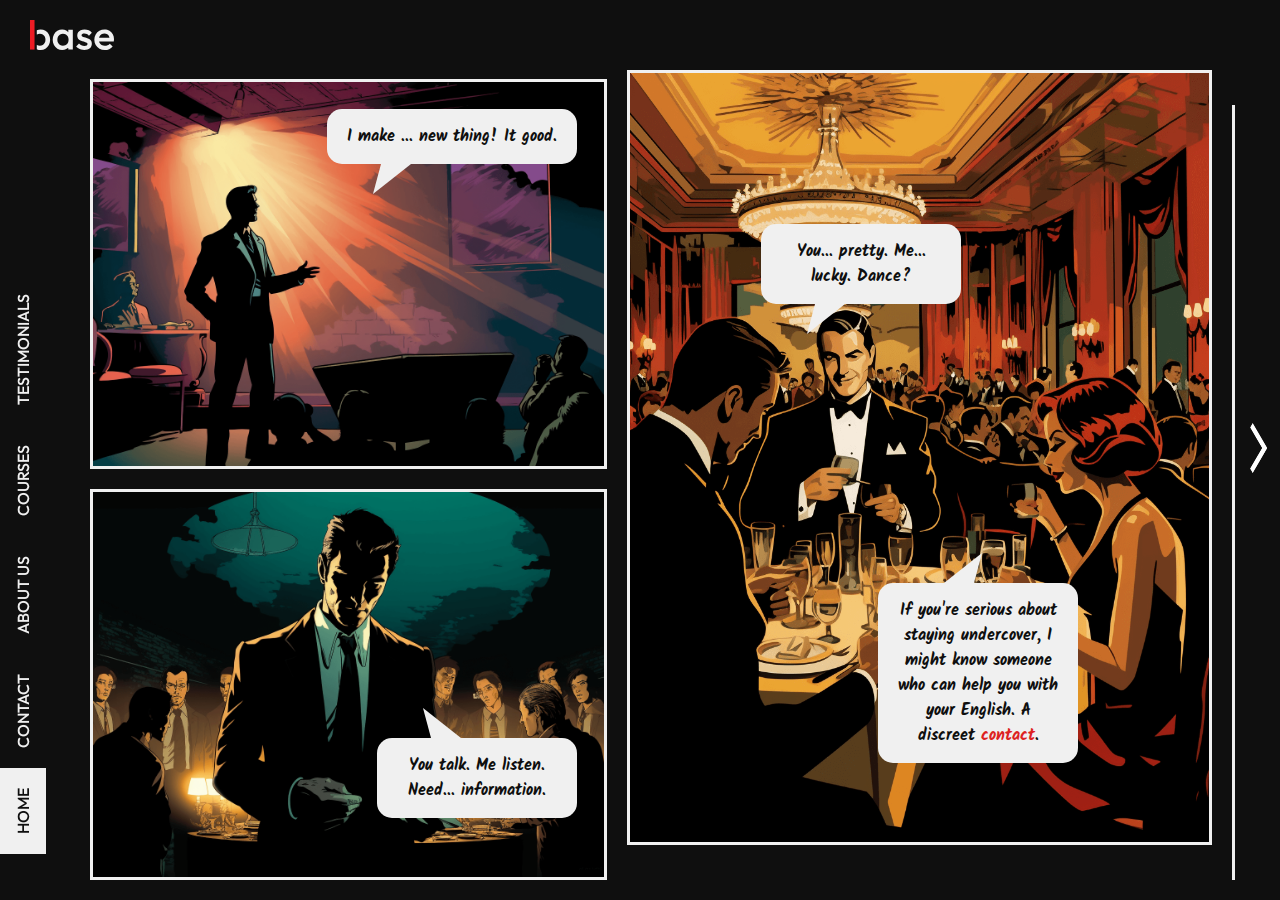
<file: index.html>
<!DOCTYPE html>
<html lang="en">

<head>
    <meta charset="UTF-8">
    <meta http-equiv="X-UA-Compatible" content="IE=edge">
    <meta name="viewport" content="width=device-width, initial-scale=1.0">
    <link rel="stylesheet" href="https://fonts.googleapis.com/css2?family=Material+Symbols+Outlined:opsz,wght,FILL,GRAD@20..48,100..700,0..1,-50..200" />
    <link rel="stylesheet" href="style.css">

    <title>Base</title>
</head>

<body>
    <a href="/"><img class="logo" src="assets/white_logo.svg" alt="Base"></a>
    <nav>
        <!-- max-height: 635px -->
        <div class="nav-top">
            <button onclick="toggleNav()"><img id="menuButton" src="assets/menu_icon.svg" alt="X"></button>
        </div>
        <div class="nav-content" id="navContent">
            <a href="/" class="home active">Home</a>
            <a href="contact.html" class="contact">Contact</a>
            <a href="#" class="FAQ">About Us</a>
            <a href="#" class="courses">Courses</a>
            <a href="#" class="testimonials">Testimonials</a>
        </div>
    </nav>

    <div class="wrapper" id="wrapper">

        <div class="page p1">
            <div class="quote q1">
                <blockquote>
                    <p>I make ... new thing! It good.</p>
                </blockquote>
            </div>

            <img src="assets/panels/panel1.png" alt="panel 1" class="top">

            <div class="quote q2">
                <blockquote>
                    <p>You talk. Me listen. Need... information.</p>
                </blockquote>
            </div>

            <img src="assets/panels/panel2.png" alt="panel 2" class="bottom">

        </div>
        <div class="page p2">

            <div class="quote q3">
                <blockquote>
                    <p>You... pretty. Me... lucky. Dance?</p>
                </blockquote>
            </div>

            <div class="quote q4">
                <a href="contact.html"><blockquote>
                    <p>If you're serious about staying undercover, I might know someone who can help you with your English. A discreet <span>contact</span>.</p>
                </blockquote></a>
            </div>

            <img src="assets/panels/panel3.png" alt="panel 3" class="full">

        </div>
        <div class="page p3">

            <div class="quote q5">
                <a href="#">
                <blockquote>
                    <p>I have some <span>questions</span>...</p>
                </blockquote></a>
            </div>

            <img src="assets/panels/panel4.png" alt="panel 4" class="full">

        </div>
        <div class="page p4">

            <div class="quote q6">
                <blockquote>
                    <p>Of course, I'm here to assist. Please, ask away.</p>
                </blockquote>
            </div>

            <img src="assets/panels/panel5.png" alt="panel 5" class="full">

        </div>
        <div class="page p5">

            <div class="caption">
                <a href=""><div class="caption__background"></div>
                <div class="caption__content">
                    <blockquote>
                        <p> In the dim glow of the desk lamp, the secret agent pours over his <span>English Courses</span>, determined to master the language of intrigue.</p>
                    </blockquote>
                </div></a>
            </div>

            <img src="assets/panels/panel6.png" alt="panel 6" class="full">
        </div>
        <div class="page p6">

            <div class="quote q7">
                <blockquote>
                    <p>Today, I present an innovation that will redefine our mission's success and reshape the course of history!</p>
                </blockquote>
            </div>

            <img src="assets/panels/panel7.png" alt="panel 7" class="top">

            <div class="quote q8">
                <blockquote>
                    <p>♡ Love's language knows no bounds, for it is spoken through the eyes, felt through touch, and engraved upon the soul ♡</p>
                </blockquote>
            </div>

            <img src="assets/panels/panel8.png" alt="panel 8" class="bottom">

        </div>

    </div>

    <div class="arrow" id="arrow"><img src="assets/arrow_forward.png" alt="more"></div>

</body>

<script src="scripts/openMenu.js"></script>
<script src="scripts/autoScroll.js"></script>
<script>
    const scrollContainer = document.querySelector(".wrapper");

    scrollContainer.addEventListener("wheel", (evt) => {
        if (window.innerHeight >= 760) {
            // evt.preventDefault();
            scrollContainer.scrollLeft += evt.deltaY;
        }
    });
</script>

</html>
</file>
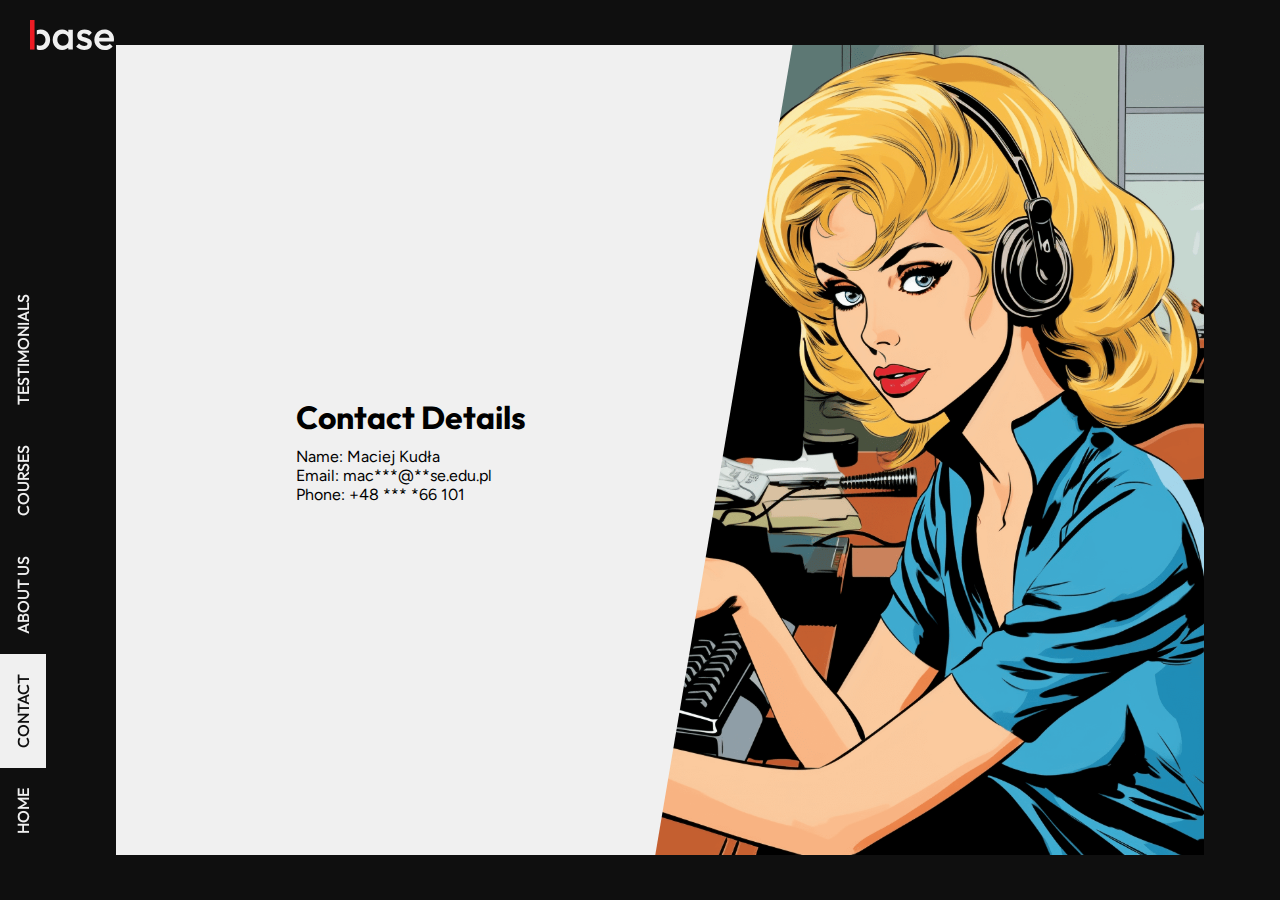
<file: contact.html>
<!DOCTYPE html>
<html lang="en">
<head>
    <meta charset="UTF-8">
    <meta http-equiv="X-UA-Compatible" content="IE=edge">
    <meta name="viewport" content="width=device-width, initial-scale=1.0">
    <link rel="stylesheet" href="https://fonts.googleapis.com/css2?family=Material+Symbols+Outlined:opsz,wght,FILL,GRAD@20..48,100..700,0..1,-50..200" />
    <link rel="stylesheet" href="style.css">

    <title>Contact</title>
</head>
<body>
    <a href="/"><img class="logo" src="assets/white_logo.svg" alt="Base"></a>
    <nav>
        <!-- max-height: 635px -->
        <div class="nav-top">
            <button onclick="toggleNav()"><img id="menuButton" src="assets/menu_icon.svg" alt="X"></button>
        </div>
        <div class="nav-content" id="navContent">
            <a href="/" class="home">Home</a>
            <a href="contact.html" class="contact active">Contact</a>
            <a href="#" class="FAQ">About Us</a>
            <a href="#" class="courses">Courses</a>
            <a href="#" class="testimonials">Testimonials</a>
        </div>
    </nav>

    <div class="content">
        <div class="details">
            <div>
                <h1>Contact Details</h1>
                <p>Name: Maciej Kudła</p>
                <p>Email: mac***@**se.edu.pl</p>
                <p>Phone: +48 *** *66 101</p>
            </div>
        </div>
        <div class="image">
            <img src="assets/panels/panel5.png">
        </div>
    </div>

    <script src="scripts/openMenu.js"></script>

</body>
</html>
</file>
<file: style.css>
@import url("https://fonts.googleapis.com/css2?family=Montserrat:ital,wght@0,100;0,200;0,300;0,400;0,500;0,600;0,700;0,800;0,900;1,100;1,200;1,300;1,400;1,500;1,600;1,700;1,800;1,900&display=swap");
@import url("https://fonts.googleapis.com/css2?family=Outfit:wght@100..900&display=swap");
@import url("https://fonts.googleapis.com/css2?family=Figtree:ital,wght@0,300..900;1,300..900&display=swap");
@import url("https://fonts.googleapis.com/css2?family=Kalam:wght@300;400;700&display=swap");
* {
  margin: 0;
  padding: 0;
  box-sizing: content-box;
}

body {
  background: #0f0f0f;
}

a:-webkit-any-link {
  text-decoration: none;
}

.logo {
  height: 30px;
  position: absolute;
  top: 10px;
  left: 20px;
  z-index: 20;
  position: fixed;
}

nav {
  background: #0f0f0f;
  padding-left: 0;
  position: fixed;
  width: 100%;
  top: 0;
  z-index: 15;
}
nav .nav-top {
  display: flex;
  align-items: center;
  justify-content: flex-end;
  padding: 15px;
}
nav .nav-top button {
  height: 30px;
  width: 30px;
  border: none;
  background-color: transparent;
}
nav .nav-top button img {
  height: 30px;
}
nav .nav-content {
  display: none;
  flex-direction: column;
  width: 100%;
}
nav .nav-content a {
  padding: 20px;
  color: #f0f0f0;
  text-decoration: none;
  text-transform: uppercase;
  font-family: "Outfit", sans-serif;
  font-weight: 500;
  text-align: center;
}
nav .nav-content .active,
nav .nav-content a:hover {
  color: #0f0f0f;
  background: #f0f0f0;
}

.wrapper {
  display: flex;
  flex-direction: column;
  gap: 20px;
  height: 90vh;
  margin: 60px 20px;
}
.wrapper::-webkit-scrollbar {
  margin: 45px;
  height: 6px;
  background-color: #0f0f0f;
  z-index: 10;
}
.wrapper::-webkit-scrollbar-track {
  border-radius: 3px;
  background-color: #0f0f0f;
}
.wrapper::-webkit-scrollbar-thumb {
  border-radius: 3px;
  background-color: #5c5c5c;
}
.wrapper .page {
  position: relative;
  display: flex;
  gap: 20px;
  flex-direction: column;
  width: 100%;
  height: 100%;
}
.wrapper .page .full {
  height: 100%;
}
.wrapper .page .top,
.wrapper .page .bottom {
  height: 50%;
}
.wrapper .page img {
  border: #f0f0f0 3px solid;
}
.wrapper .p6 {
  padding-bottom: 20px;
}
.wrapper .quote {
  position: absolute;
}
.wrapper .quote a {
  text-decoration: none;
}
.wrapper .quote blockquote {
  position: relative;
  padding: 10px 13px 10px;
  color: #0f0f0f;
  font-family: "Kalam", cursive;
  font-weight: 700;
  background: #f0f0f0;
  text-align: center;
  border-radius: 15px;
}
.wrapper .quote blockquote:after {
  content: "";
  position: absolute;
  border-style: solid;
  border-color: #f0f0f0 transparent;
}
.wrapper .caption {
  position: absolute;
  overflow: hidden;
  width: 100%;
  z-index: 5;
}
.wrapper .caption .caption__background {
  position: absolute;
  top: 0;
  left: 0;
  width: 100%;
  height: 100%;
  background-color: #f0f0f0;
}
.wrapper .caption .caption__content {
  position: relative;
  padding: 10px 13px 10px;
  color: #0f0f0f;
  font-family: "Kalam", cursive;
  font-weight: 700;
}
.wrapper p {
  margin: 0;
  padding: 0;
}
.wrapper p span {
  color: #DD2222;
}
.wrapper .q1 {
  top: 10px;
  right: 10px;
}
.wrapper .q1 blockquote:after {
  transform: skewX(-15deg);
  border-width: 20px 20px 0 0;
  top: 100%;
  right: 50px;
}
.wrapper .q2 {
  bottom: 10px;
  right: 10px;
  max-width: 200px;
}
.wrapper .q2 blockquote:after {
  transform: skewX(15deg);
  border-width: 0 20px 20px 0;
  top: -20px;
  right: 50px;
}
.wrapper .q3 {
  top: 10px;
  left: 10px;
  max-width: 200px;
}
.wrapper .q3 blockquote:after {
  transform: skewX(-15deg);
  border-width: 20px 20px 0 0;
  top: 100%;
  right: 50px;
}
.wrapper .q4 {
  left: 10px;
  right: 10px;
  bottom: 10px;
}
.wrapper .q4 blockquote:after {
  transform: skewX(15deg);
  border-width: 0 20px 20px 0;
  top: -20px;
  right: 50px;
}
.wrapper .q5 {
  bottom: 10px;
  left: 10px;
  max-width: 200px;
}
.wrapper .q5 blockquote:after {
  transform: skewX(-15deg);
  border-width: 0 0 20px 20px;
  top: -20px;
  left: 50px;
}
.wrapper .q6 {
  bottom: 10px;
  left: 10px;
  max-width: 200px;
}
.wrapper .q6 blockquote:after {
  transform: skewX(-15deg);
  border-width: 0 0 20px 20px;
  top: -20px;
  left: 50px;
}
.wrapper .q7 {
  bottom: 55%;
  left: 10px;
  font-size: small;
  max-width: 50%;
}
.wrapper .q7 blockquote:after {
  transform: skewX(-15deg);
  border-width: 0 0 20px 20px;
  top: -20px;
  left: 50px;
}
.wrapper .q8 {
  bottom: 30px;
  right: 10px;
  font-size: small;
  width: 80%;
}
.wrapper .q8 blockquote:after {
  transform: skewX(15deg);
  border-width: 0 20px 20px 0;
  top: -20px;
  right: 50px;
}

.shadow {
  display: none;
}

.arrow {
  display: none;
}

.content {
  display: flex;
  flex-direction: column;
  position: relative;
  background-color: #f0f0f0;
  margin: 20px;
  margin-top: 60px;
  height: 90vh;
}
.content .details {
  display: flex;
  flex-direction: column;
  justify-content: center;
  align-items: center;
  height: 100%;
  margin-top: 50px;
}
.content .details h1 {
  font-family: "Outfit", sans-serif;
  margin-bottom: 10px;
}
.content .details p {
  font-family: "Figtree", sans-serif;
}
.content .image {
  display: flex;
  justify-content: center;
  align-items: center;
  -webkit-clip-path: polygon(0 25%, 100% 5%, 100% 100%, 0% 100%);
          clip-path: polygon(0 25%, 100% 5%, 100% 100%, 0% 100%);
  bottom: 0;
  max-height: 60%;
}
.content .image img {
  width: 100%;
  height: 100%;
  -o-object-fit: cover;
     object-fit: cover;
}

@media (min-width: 768px) {
  .logo {
    height: 30px;
    position: absolute;
    top: 20px;
    left: 30px;
    z-index: 20;
  }
  nav {
    padding-left: 5vh;
    top: auto;
    bottom: 0;
    transform-origin: top left;
    transform: rotate(-90deg) translateX(-45px);
  }
  nav .nav-top {
    display: none;
  }
  nav .nav-content {
    display: flex;
    flex-direction: row;
  }
  nav .nav-content a {
    padding: 13px 20px;
  }
  .wrapper {
    flex-direction: row;
    overflow-x: auto;
    overflow-y: hidden;
    margin: 70px 45px 0 90px;
  }
  .wrapper .page {
    height: 95%;
  }
  .wrapper .p1,
  .wrapper .p3,
  .wrapper .p5 {
    align-self: flex-end;
    margin-bottom: 6px;
  }
  .wrapper .p1 {
    transform: translateY(-26px);
  }
  .wrapper .p6 {
    padding-bottom: 0;
    margin-right: 20px;
  }
  .wrapper .quote {
    border-radius: 20px;
  }
  .wrapper .quote blockquote {
    position: relative;
    padding: 15px 20px 15px;
    color: #0f0f0f;
    font-family: "Kalam", cursive;
    font-weight: 700;
    font-size: 1rem;
  }
  .wrapper .caption {
    width: auto;
    max-width: 60%;
    padding-right: 30px;
  }
  .wrapper .caption .caption__background {
    transform: skewX(-20deg);
    transform-origin: top;
    z-index: -1;
  }
  .wrapper .caption .caption__content {
    position: relative;
    padding: 15px 20px 15px;
    color: #0f0f0f;
    font-family: "Kalam", cursive;
    font-weight: 700;
    font-size: 1rem;
  }
  .wrapper .q1 {
    top: 30px;
    right: 30px;
  }
  .wrapper .q1 blockquote:after {
    transform: skewX(-15deg);
    border-width: 30px 30px 0 0;
    top: 100%;
    right: auto;
    left: 50px;
  }
  .wrapper .q2 {
    bottom: 30px;
    right: 30px;
    max-width: 200px;
  }
  .wrapper .q2 blockquote:after {
    transform: skewX(15deg);
    border-width: 0 30px 30px 0;
    top: -30px;
    right: auto;
    left: 50px;
  }
  .wrapper .q3 {
    top: 20%;
    left: 40%;
    max-width: 200px;
    transform: translateX(-50%);
  }
  .wrapper .q3 blockquote:after {
    transform: skewX(-15deg);
    border-width: 30px 30px 0 0;
    top: 100%;
    right: auto;
    left: 50px;
  }
  .wrapper .q4 {
    left: auto;
    right: 40%;
    bottom: 10%;
    max-width: 200px;
    transform: translateX(50%);
  }
  .wrapper .q4 blockquote:after {
    transform: skewX(-15deg);
    border-width: 0 0 30px 30px;
    top: -30px;
    right: 50%;
  }
  .wrapper .q5 {
    bottom: 40%;
    left: 30%;
    max-width: 200px;
    transform: translate(-50%, 50%);
  }
  .wrapper .q5 blockquote:after {
    transform: skewX(-15deg);
    border-width: 0 0 30px 30px;
    top: -30px;
    left: auto;
    right: 50px;
  }
  .wrapper .q6 {
    bottom: 20%;
    left: 40%;
    max-width: 200px;
    transform: translateX(-50%);
  }
  .wrapper .q6 blockquote:after {
    transform: skewX(-15deg);
    border-width: 0 0 30px 30px;
    top: -30px;
    left: 50px;
  }
  .wrapper .q7 {
    top: 30px;
    bottom: auto;
    left: 30px;
    font-size: medium;
    max-width: 80%;
  }
  .wrapper .q7 blockquote:after {
    transform: skewX(15deg);
    border-width: 30px 0 0 30px;
    top: 100%;
    left: 50px;
  }
  .wrapper .q8 {
    bottom: 30px;
    right: auto;
    left: 50%;
    font-size: medium;
    width: 80%;
    transform: translateX(-50%);
  }
  .wrapper .q8 blockquote:after {
    transform: skewX(-15deg);
    border-width: 0 0 30px 30px;
    top: -30px;
    right: auto;
    left: 50px;
  }
  .arrow {
    display: block;
    position: absolute;
    right: 4px;
    top: 50%;
    transform: translateY(-50%);
  }
  .arrow img {
    width: 35px;
    height: 60px;
  }
  .content {
    position: absolute;
    top: 50%;
    left: 50%;
    transform: translate(-50%, -50%);
    flex-direction: row;
    margin-top: 0;
    max-width: 1600px;
    width: 85%;
    justify-content: space-between;
  }
  .content .details {
    width: 50%;
    margin-top: 0;
    margin-left: 50px;
  }
  .content .image {
    max-height: 100%;
    -webkit-clip-path: polygon(25% 0%, 100% 0%, 100% 100%, 0% 100%);
            clip-path: polygon(25% 0%, 100% 0%, 100% 100%, 0% 100%);
  }
}/*# sourceMappingURL=style.css.map */
</file>
